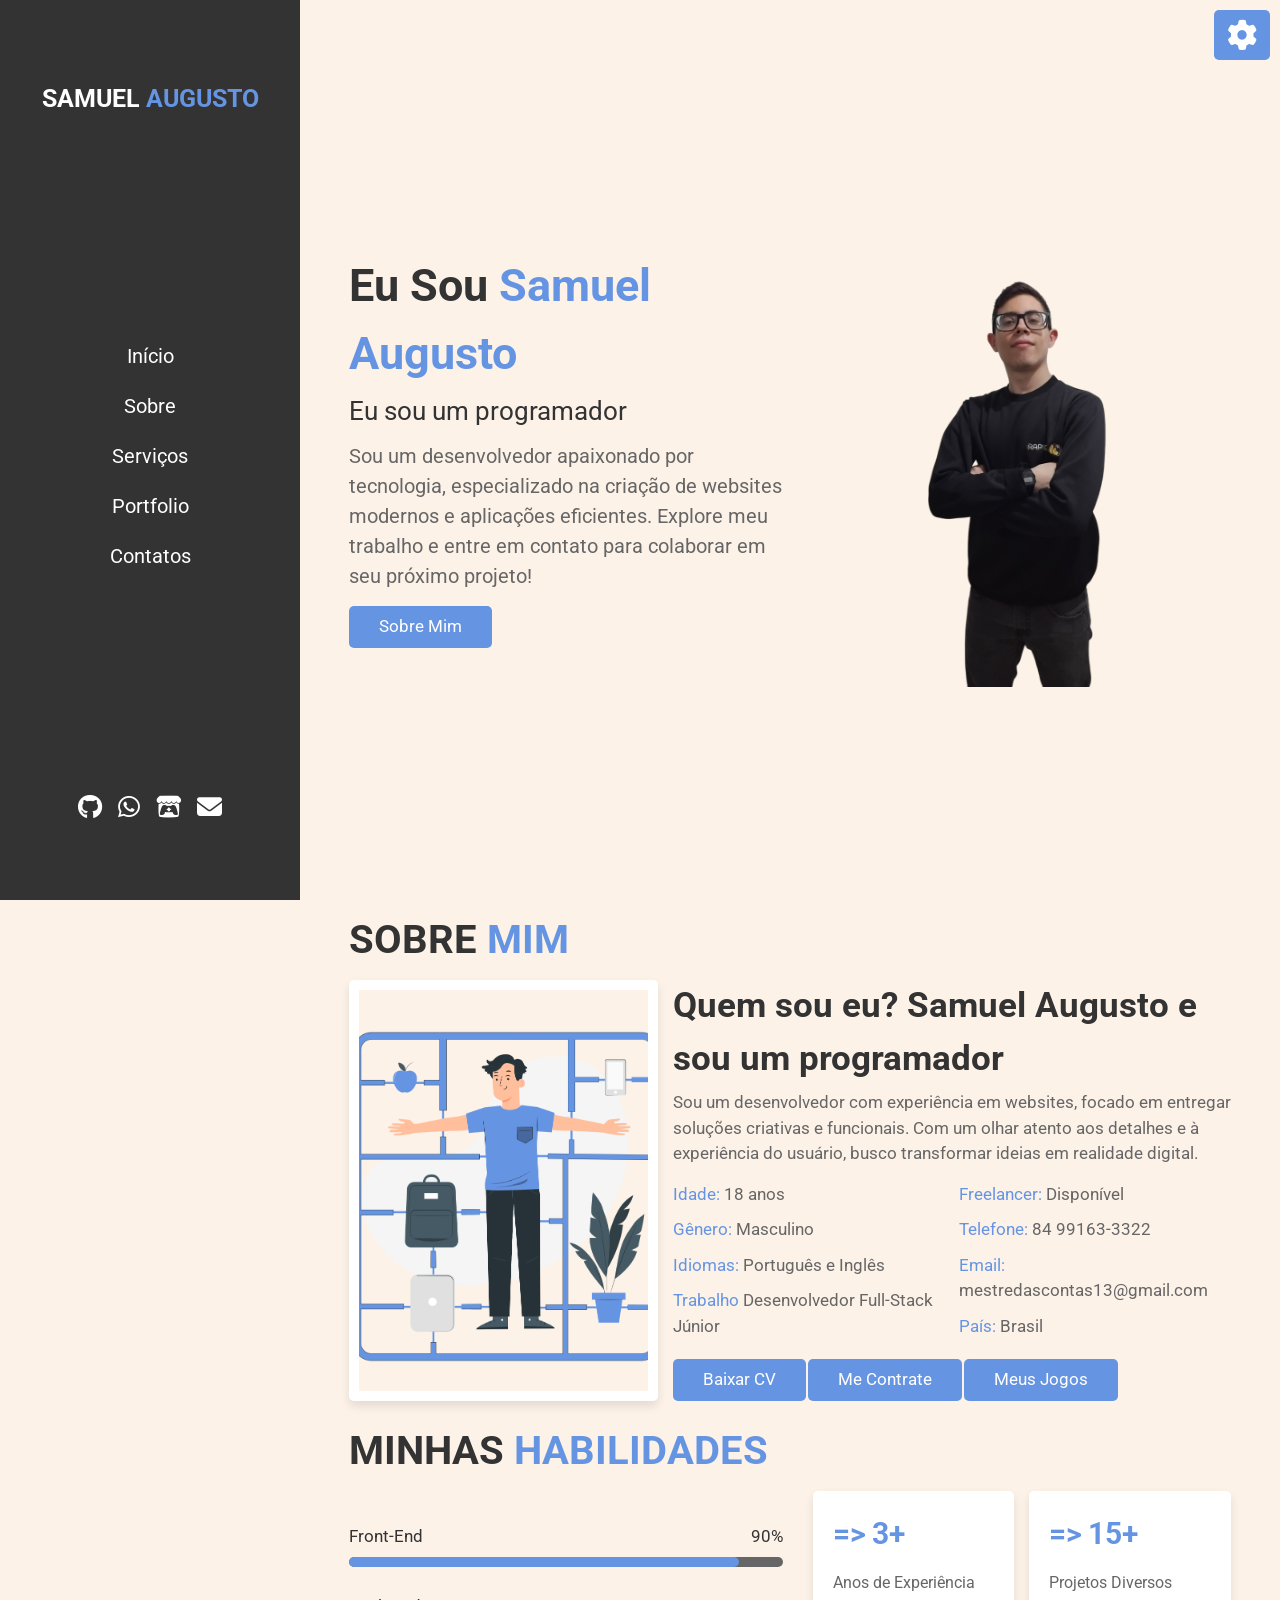
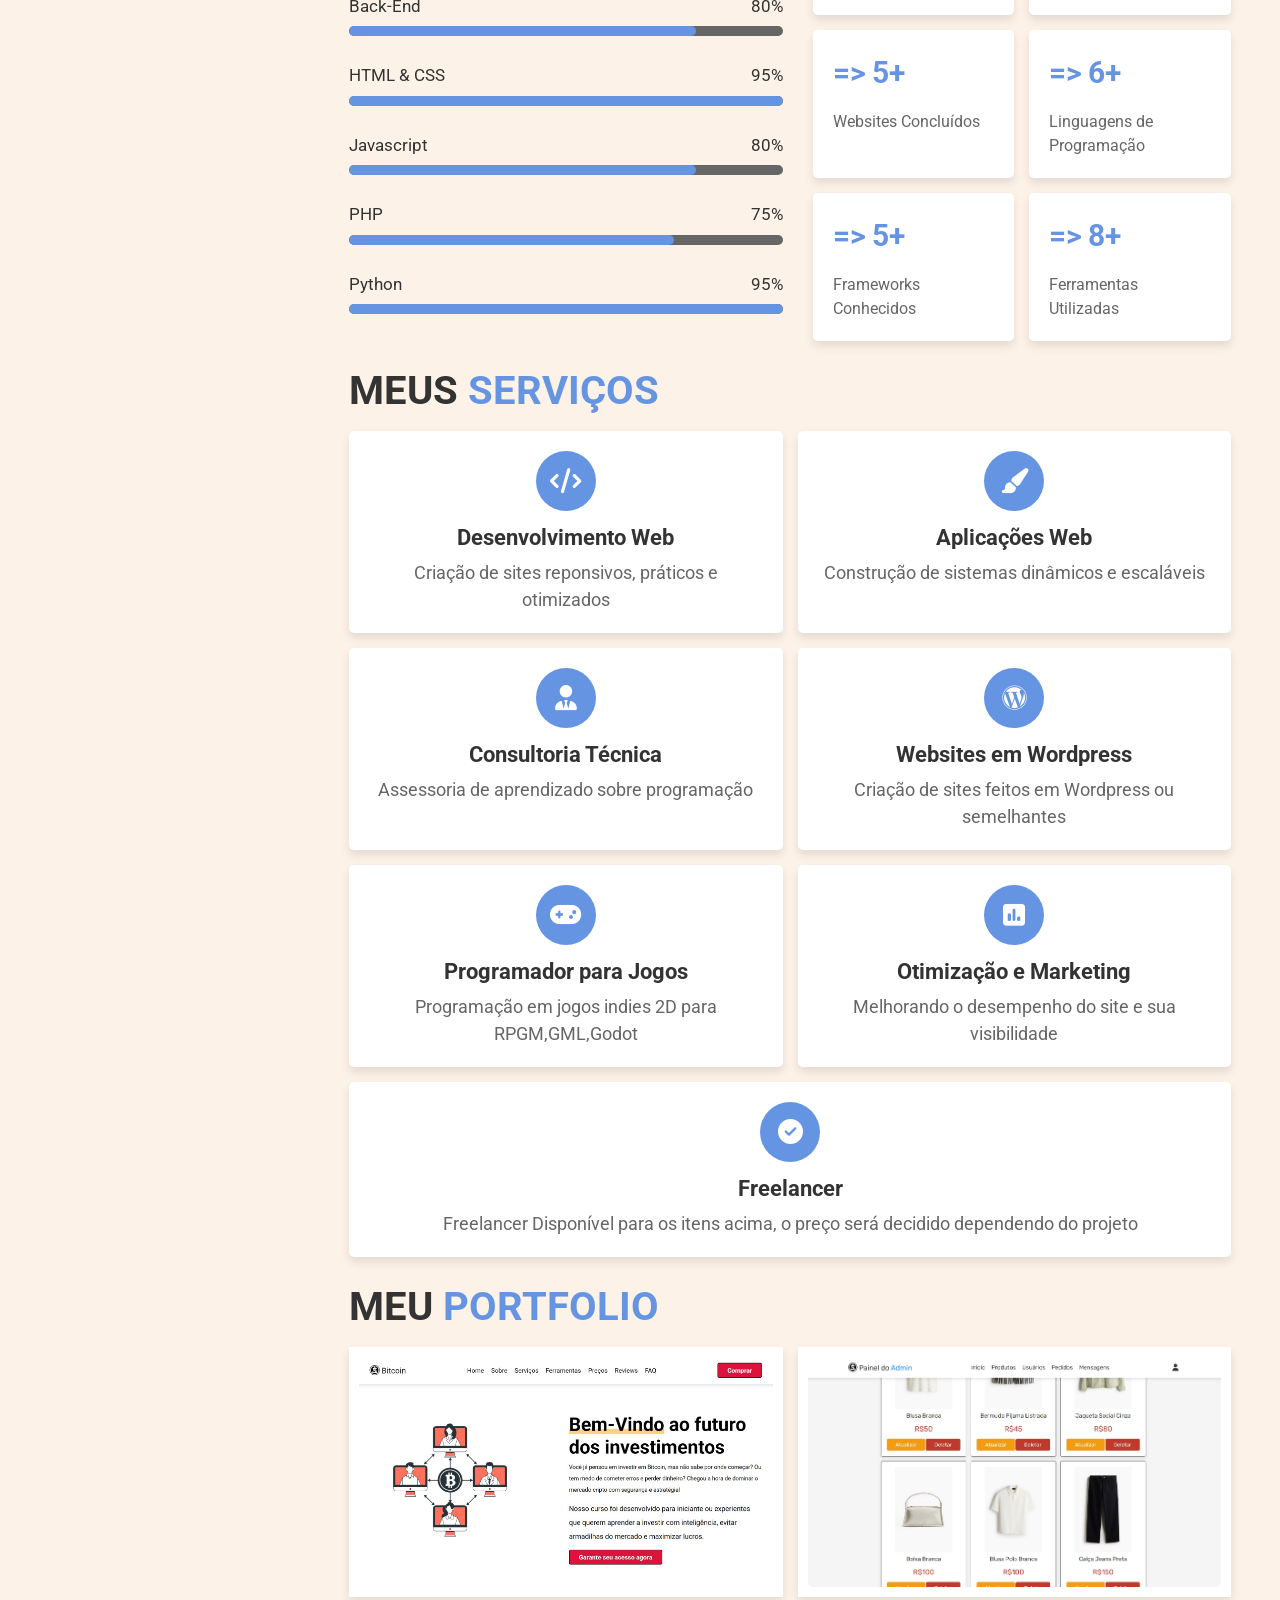
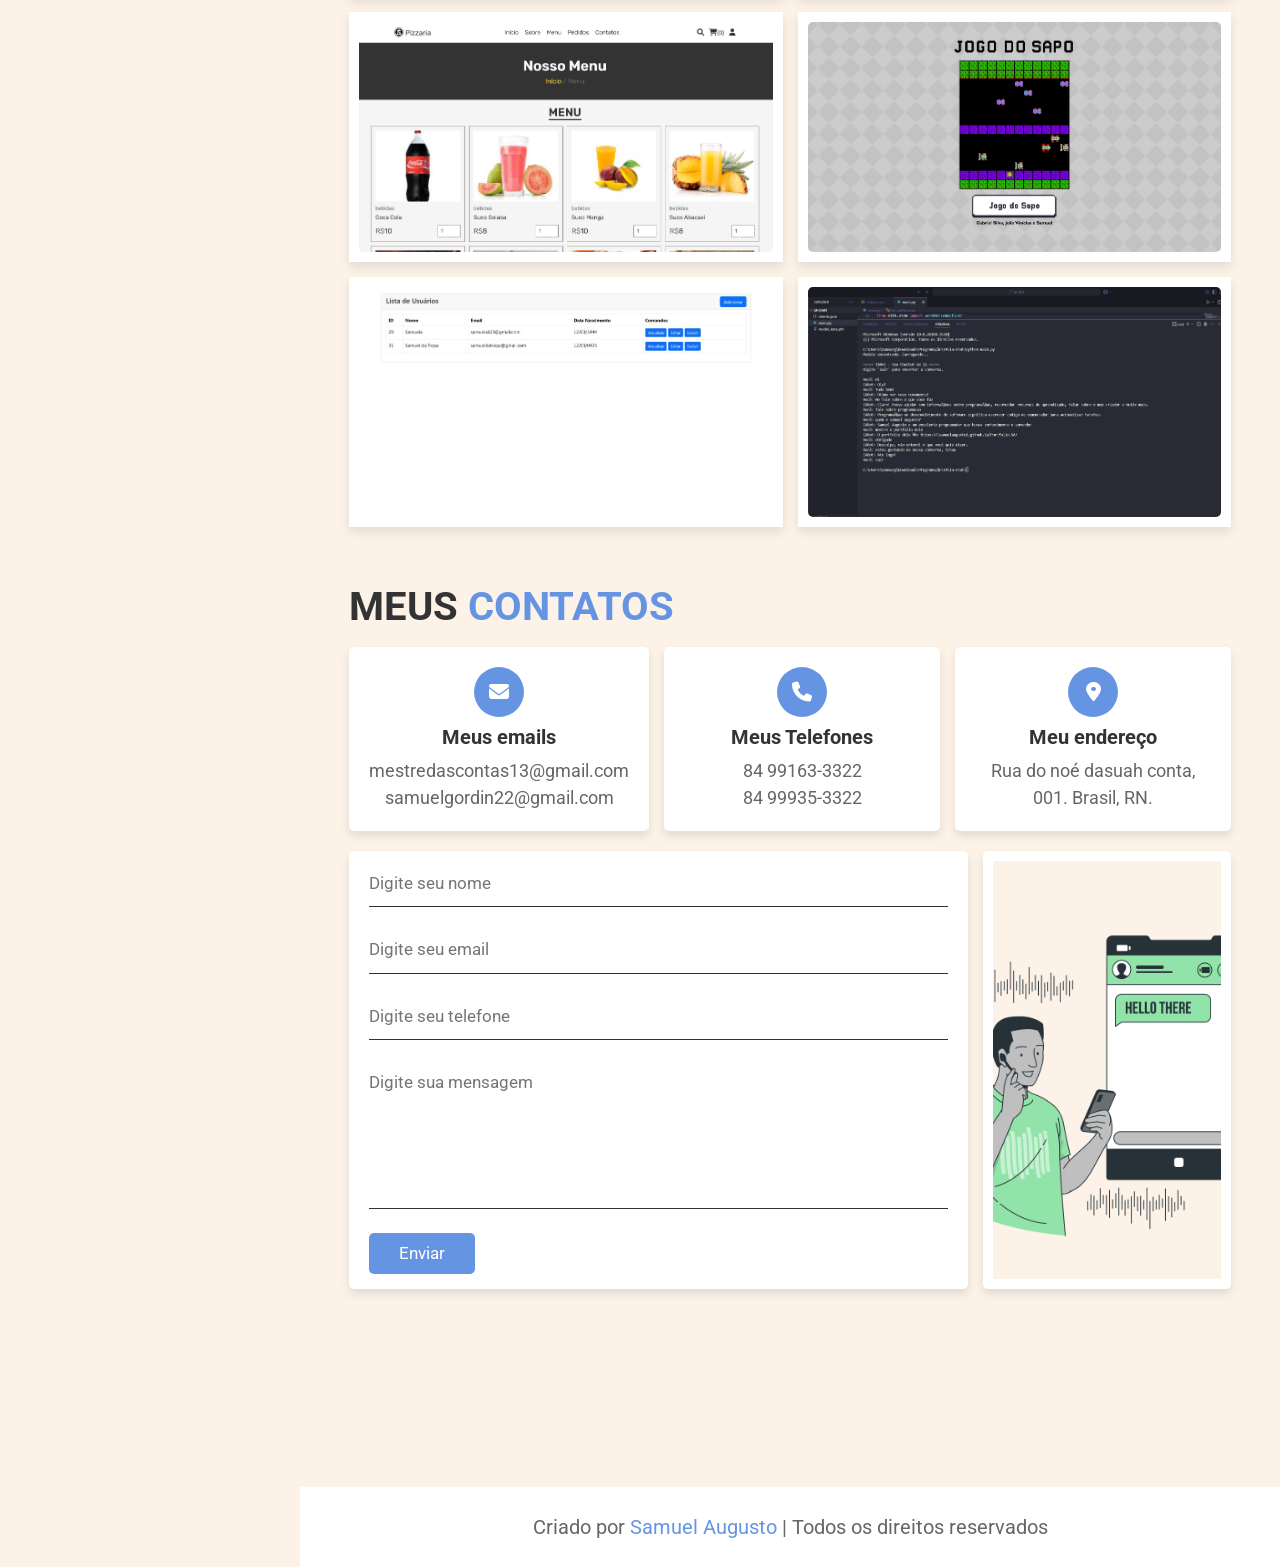
<file: index.html>
<!DOCTYPE html>
<html lang="pt-br">
<head>
    <meta charset="UTF-8">
    <meta name="viewport" content="width=device-width, initial-scale=1.0">
    <title>Portfolio | Samuel Augusto</title>
    <link rel="stylesheet" href="style.css">
    <link rel="stylesheet" href="https://cdnjs.cloudflare.com/ajax/libs/font-awesome/6.7.2/css/all.min.css">
</head>
<body>
    <!-- Header Section >>> -->
    <div class="fa-solid fa-bars" id="menu"></div>
    <div class="fa-solid fa-gear" id="colors"></div>
    <div id="selection_colors" class="active">
        <div class="color_option" data-color="#6595e2"></div>
        <div class="color_option" data-color="#e38528"></div>
        <div class="color_option" data-color="#ec1839"></div>
        <div class="color_option" data-color="#37b182"></div>
        <div class="color_option" data-color="#914ee3"></div>
    </div>
    <header class="header">
        <a href="#" class="logo">Samuel <span>Augusto</span></a>
        <nav class="navbar">
            <a href="#home">Início</a>
            <a href="#about">Sobre</a>
            <a href="#services">Serviços</a>
            <a href="#portfolio">Portfolio</a>
            <a href="#contacts">Contatos</a>
        </nav>
        <div class="media">
            <a href="https://github.com/ISamuelAugustoI" target="_blank" class="fa-brands fa-github"></a>
            <a href="https://web.whatsapp.com/send?phone=558491633322" target="_blank" class="fa-brands fa-whatsapp"></a>
            <a href="https://samuwe-studios.itch.io/" target="_blank" class="fa-brands fa-itch-io"></a>
            <a href="#contacts" class="fa-solid fa-envelope"></a>
        </div>
    </header>
    <!-- Home Section >>> -->
    <section id="home" class="home">
        <div class="content">
            <h3>Eu sou <span>Samuel Augusto</span></h3>
            <p class="info">Eu sou um programador</p>
            <p class="text">Sou um desenvolvedor apaixonado por tecnologia, especializado na criação de websites modernos e aplicações eficientes. Explore meu trabalho e entre em contato para colaborar em seu próximo projeto!</p>
            <a href="#about" class="btn">Sobre Mim</a>
        </div>
        <div class="image">
            <img src="Images/Home.png" alt="">
        </div>
    </section>
    <!-- About Section >>> -->
    <section class="about" id="about">
        <h1 class="heading">Sobre <span>Mim</span></h1>
        <div class="content_1">
            <div class="image">
                <img src="Images/About-img.png" alt="">
            </div>
            <div class="content">
                <h3>Quem sou eu? Samuel Augusto e sou um programador</h3>
                <p>Sou um desenvolvedor com experiência em websites, focado em entregar soluções criativas e funcionais. Com um olhar atento aos detalhes e à experiência do usuário, busco transformar ideias em realidade digital.</p>
                <div class="box_content">
                    <div class="box">
                        <p><span>Idade:</span> 18 anos</p>
                        <p><span>Gênero:</span> Masculino</p>
                        <p><span>Idiomas:</span> Português e Inglês</p>
                        <p><span>Trabalho</span> Desenvolvedor Full-Stack Júnior</p>
                    </div>
                    <div class="box">
                        <p><span>Freelancer:</span> Disponível</p>
                        <p><span>Telefone:</span> 84 99163-3322</p>
                        <p><span>Email:</span> mestredascontas13@gmail.com</p>
                        <p><span>País: </span>Brasil</p>
                    </div>
                </div>
                <a href="https://drive.google.com/file/d/1KWYonEhnqbIqMyvSejadf5Q7eUWp2WNU/view?usp=sharing" class="btn">Baixar CV</a>
                <a href="#contacts" class="btn">Me Contrate</a>
                <a href="https://samuwe-studios.itch.io/" target="_blank" class="btn">Meus Jogos</a>
            </div>
        </div>
        <h1 class="heading">Minhas <span>Habilidades</span></h1>
        <div class="content_2">
            <div class="skills">
                <div class="progress">
                    <h3>Front-End <span>90%</span></h3>
                    <div class="bar"><span></span></div>
                </div>
                <div class="progress">
                    <h3>Back-End <span>80%</span></h3>
                    <div class="bar"><span></span></div>
                </div>
                <div class="progress">
                    <h3>HTML & CSS<span>95%</span></h3>
                    <div class="bar"><span></span></div>
                </div>
                <div class="progress">
                    <h3>Javascript <span>80%</span></h3>
                    <div class="bar"><span></span></div>
                </div>
                <div class="progress">
                    <h3>PHP <span>75%</span></h3>
                    <div class="bar"><span></span></div>
                </div>
                <div class="progress">
                    <h3>Python <span>95%</span></h3>
                    <div class="bar"><span></span></div>
                </div>
            </div>
            <div class="box_content">
                <div class="box">
                    <h3> => 3+</h3>
                    <p>Anos de Experiência</p>
                </div>
                <div class="box">
                    <h3> => 15+</h3>
                    <p>Projetos Diversos</p>
                </div>
                <div class="box">
                    <h3> => 5+</h3>
                    <p>Websites Concluídos</p>
                </div>
                <div class="box">
                    <h3> => 6+</h3>
                    <p>Linguagens de Programação</p>
                </div>
                <div class="box">
                    <h3> => 5+</h3>
                    <p>Frameworks Conhecidos</p>
                </div>
                <div class="box">
                    <h3> => 8+</h3>
                    <p>Ferramentas Utilizadas</p>
                </div>
            </div>
        </div>
    </section>
    <!-- Service Section >>> -->
    <section id="services" class="services">
        <h1 class="heading">Meus <span>Serviços</span></h1>
        <div class="box_content">
            <div class="box">
                <i class="fa-solid fa-code"></i>
                <h3>Desenvolvimento Web</h3>
                <p>Criação de sites reponsivos, práticos e otimizados</p>
            </div>
            <div class="box">
                <i class="fas fa-paint-brush"></i>
                <h3>Aplicações Web</h3>
                <p>Construção de sistemas dinâmicos e escaláveis</p>
            </div>
            <div class="box">
                <i class="fa-solid fa-user-tie"></i>
                <h3>Consultoria Técnica</h3>
                <p>Assessoria de aprendizado sobre programação</p>
            </div>
            <div class="box">
                <i class="fa-brands fa-wordpress"></i>
                <h3>Websites em Wordpress</h3>
                <p>Criação de sites feitos em Wordpress ou semelhantes</p>
            </div>
            <div class="box">
                <i class="fa-solid fa-gamepad"></i>
                <h3>Programador para Jogos</h3>
                <p>Programação em jogos indies 2D para RPGM,GML,Godot</p>
            </div>
            <div class="box">
                <i class="fa-solid fa-square-poll-vertical"></i>
                <h3>Otimização e Marketing</h3>
                <p>Melhorando o desempenho do site e sua visibilidade</p>
            </div>
            <div class="box">
                <i class="fa-solid fa-circle-check"></i>
                <h3>Freelancer</h3>
                <p>Freelancer Disponível para os itens acima, o preço será decidido dependendo do projeto</p>
            </div>
        </div>
    </section>
    <!-- Portfolio Section >>> -->
    <section class="portfolio" id="portfolio">
        <h1 class="heading">Meu <span>Portfolio</span></h1>
        <div class="box_content">
            <div class="box">
                <img src="Images/Project_1-1.jpg" alt="">
                <h3>Website Bitcoin</h3>
                <div class="icons">
                    <a href="Projects/project1.html" class="fa-solid fa-search"></a>
                    <a href="https://github.com/ISamuelAugustoI/SA-Bitcoin" target="_blank" class="fa-solid fa-link"></a>
                </div>
            </div>
            <div class="box">
                <img src="Images/Project_2-2.jpg" alt="">
                <h3>Website Clothes Shop</h3>
                <div class="icons">
                    <a href="Projects/project2.html" class="fa-solid fa-search"></a>
                    <a href="https://github.com/ISamuelAugustoI" target="_blank" class="fa-solid fa-link"></a>
                </div>
            </div>
            <div class="box">
                <img src="Images/Project_5-1.jpg" alt="">
                <h3>Website Pizzaria Shop</h3>
                <div class="icons">
                    <a href="Projects/project3.html" class="fa-solid fa-search"></a>
                    <a href="https://github.com/ISamuelAugustoI" target="_blank" class="fa-solid fa-link"></a>
                </div>
            </div>
            <div class="box">
                <img src="Images/Project_4-2.jpg" alt="">
                <h3>Frog Game JS</h3>
                <div class="icons">
                    <a href="Projects/project4.html" class="fa-solid fa-search"></a>
                    <a href="https://github.com/ISamuelAugustoI/Frog-Game" target="_blank" class="fa-solid fa-link"></a>
                </div>
            </div>
            <div class="box">
                <img src="Images/Project_3-1.jpg" alt="">
                <h3>CRUD PHP</h3>
                <div class="icons">
                    <a href="Projects/project5.html" class="fa-solid fa-search"></a>
                    <a href="https://github.com/ISamuelAugustoI/CRUD-PHP" target="_blank" class="fa-solid fa-link"></a>
                </div>
            </div>
            <div class="box">
                <img src="Images/Project_6-3.jpg" alt="">
                <h3>ChatBot IA</h3>
                <div class="icons">
                    <a href="Projects/project6.html" class="fa-solid fa-search"></a>
                    <a href="https://github.com/ISamuelAugustoI/ChatBot-IA" target="_blank" class="fa-solid fa-link"></a>
                </div>
            </div>
        </div>
    </section>
    <!-- Contacts Section >>> -->
    <section class="contacts" id="contacts">
        <h1 class="heading">Meus <span>Contatos</span></h1>
        <div class="icons_content">
            <div class="icons">
                <i class="fa-solid fa-envelope"></i>
                <h3>Meus emails</h3>
                <p>mestredascontas13@gmail.com</p>
                <p>samuelgordin22@gmail.com</p>
            </div>
            <div class="icons">
                <i class="fa-solid fa-phone"></i>
                <h3>Meus Telefones</h3>
                <p>84 99163-3322</p>
                <p>84 99935-3322</p>
            </div>
            <div class="icons">
                <i class="fa-solid fa-map-marker-alt"></i>
                <h3>Meu endereço</h3>
                <p>Rua do noé dasuah conta, 001. Brasil, RN.</p>
            </div>
        </div>
        <div class="content">
            <form id="forms" action="https://formsubmit.co/samuelgordin22@gmail.com" method="POST">
                <input type="text" class="box" name="nome" placeholder="Digite seu nome" required>
                <input type="email" class="box" name="email" placeholder="Digite seu email" required>
                <input type="number" class="box" name="telefone" placeholder="Digite seu telefone" required>
                <textarea name="mensagem" placeholder="Digite sua mensagem" cols="30" rows="5" required></textarea>
                <input type="submit" class="btn" value="Enviar">
            </form>
            <div class="image">
                <img src="Images/Contacts.png" alt="">
            </div>
        </div>
    </section>
    <!-- Footer Section -->
    <footer class="footer">
        <p>Criado por <span>Samuel Augusto</span> | Todos os direitos reservados</p>
    </footer>
    <script src="script.js"></script>
</body>
</html>
</file>
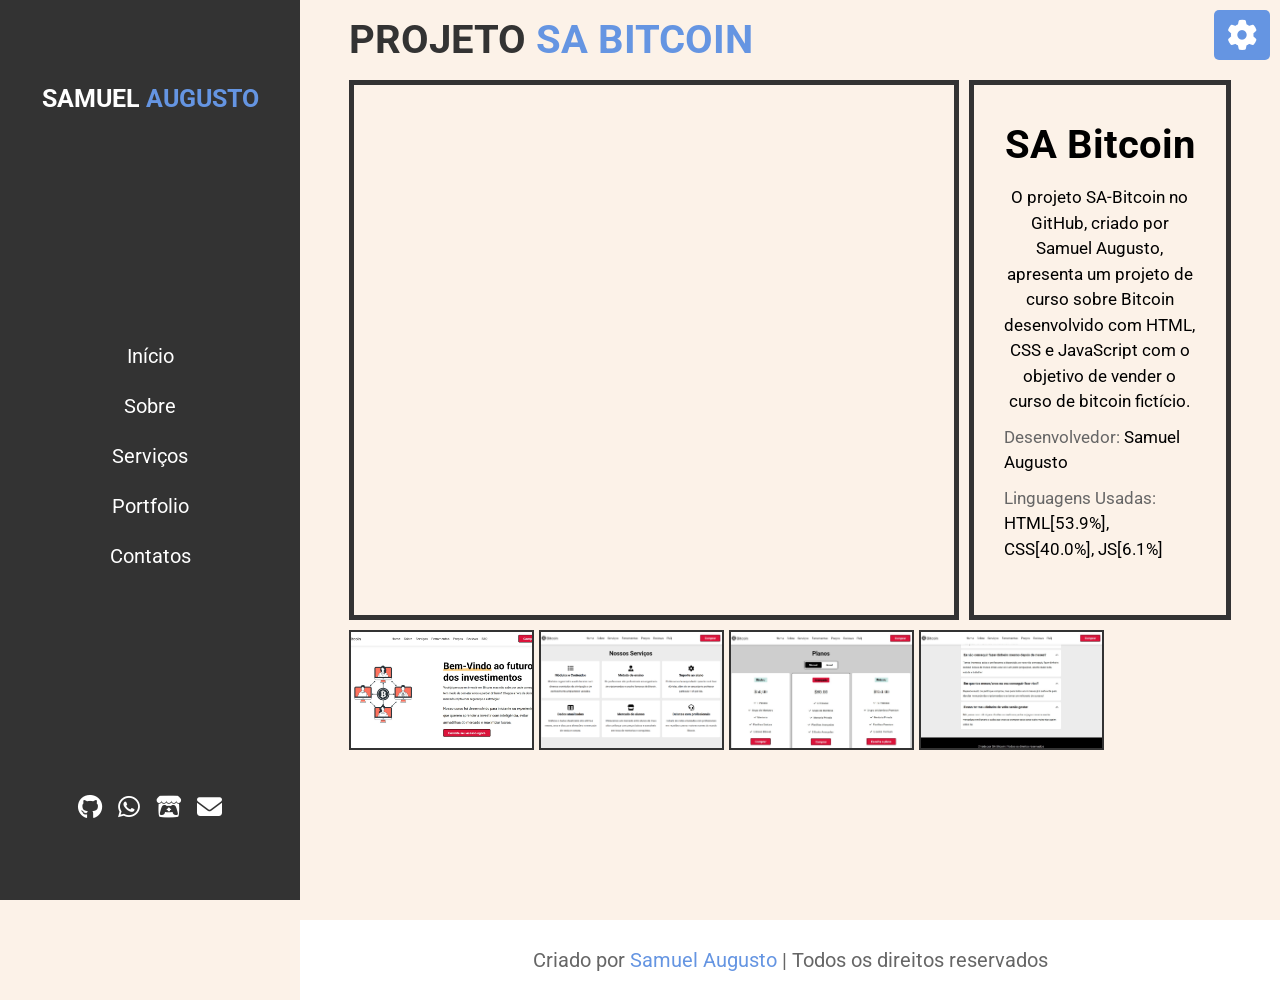
<file: Projects/project1.html>
<!DOCTYPE html>
<html lang="pt-br">
<head>
    <meta charset="UTF-8">
    <meta name="viewport" content="width=device-width, initial-scale=1.0">
    <title>Portfolio | Samuel Augusto</title>
    <link rel="stylesheet" href="../style.css">
    <link rel="stylesheet" href="https://cdnjs.cloudflare.com/ajax/libs/font-awesome/6.7.2/css/all.min.css">
</head>
<body>
    <!-- Header Section >>> -->
    <div class="fa-solid fa-bars" id="menu"></div>
    <div class="fa-solid fa-gear" id="colors"></div>
    <div id="selection_colors" class="active">
        <div class="color_option" data-color="#6595e2"></div>
        <div class="color_option" data-color="#e38528"></div>
        <div class="color_option" data-color="#ec1839"></div>
        <div class="color_option" data-color="#37b182"></div>
        <div class="color_option" data-color="#914ee3"></div>
    </div>
    <header class="header">
        <a href="#" class="logo">Samuel <span>Augusto</span></a>
        <nav class="navbar">
            <a href="../index.html#home">Início</a>
            <a href="../index.html#about">Sobre</a>
            <a href="../index.html#services">Serviços</a>
            <a href="../index.html#portfolio">Portfolio</a>
            <a href="../index.html#contacts">Contatos</a>
        </nav>
        <div class="media">
            <a href="https://github.com/ISamuelAugustoI" target="_blank" class="fa-brands fa-github"></a>
            <a href="https://web.whatsapp.com/send?phone=849991633322" target="_blank" class="fa-brands fa-whatsapp"></a>
            <a href="https://samuwe-studios.itch.io/" target="_blank" class="fa-brands fa-itch-io"></a>
            <a href="../index.html#contacts" class="fa-solid fa-envelope"></a>
        </div>
    </header>
    <section class="project_1" id="project_1">
        <h1 class="heading">Projeto <span>SA BITCOIN</span></h1>
        <div class="box_content">
            <div class="media_container" id="main_media">
                <iframe 
                    src="https://www.youtube.com/embed/aXcgrIDy1n0?si=onLAp9hX0MOcn3K4"
                    title="description"
                    id="main_video"
                    allowfullscreen>
                </iframe>
            </div>
            <div class="content">
                <h3>SA Bitcoin</h2>
                <p class="p1">​O projeto SA-Bitcoin no GitHub, criado por Samuel Augusto, apresenta um projeto de curso sobre Bitcoin desenvolvido com HTML, CSS e JavaScript com o objetivo de vender o curso de bitcoin fictício.</p>
                <p><span>Desenvolvedor:</span> Samuel Augusto</p>
                <p><span>Linguagens Usadas:</span> HTML[53.9%], CSS[40.0%], JS[6.1%]</p>
            </div>
        </div>
        <div class="gallery">
            <img src="../Images/Project_1-1.jpg" alt="Imagem 1" onclick="change_media('../Images/Project_1-1.jpg')">
            <img src="../Images/Project_1-2.png" alt="Imagem 2" onclick="change_media('../Images/Project_1-2.png')">
            <img src="../Images/Project_1-3.jpg" alt="Imagem 3" onclick="change_media('../Images/Project_1-3.jpg')">
            <img src="../Images/Project_1-4.jpg" alt="Imagem 4" onclick="change_media('../Images/Project_1-4.jpg')">
        </div>
    </section>
    <!-- Footer Section -->
    <footer class="footer">
        <p>Criado por <span>Samuel Augusto</span> | Todos os direitos reservados</p>
    </footer>
    <script src="../script.js"></script>
</body>
</html>
</file>
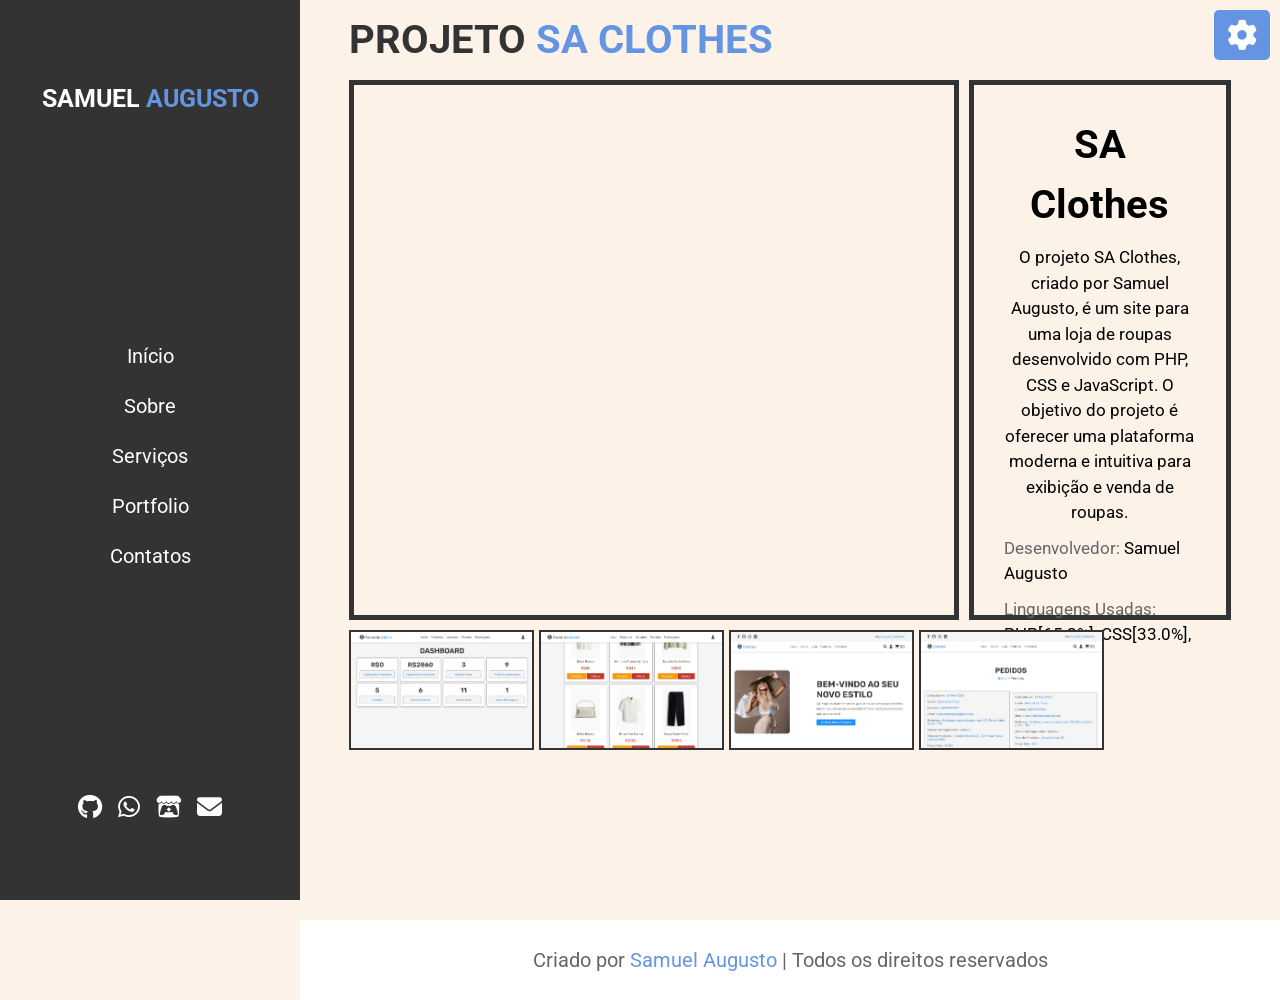
<file: Projects/project2.html>
<!DOCTYPE html>
<html lang="pt-br">
<head>
    <meta charset="UTF-8">
    <meta name="viewport" content="width=device-width, initial-scale=1.0">
    <title>Portfolio | Samuel Augusto</title>
    <link rel="stylesheet" href="../style.css">
    <link rel="stylesheet" href="https://cdnjs.cloudflare.com/ajax/libs/font-awesome/6.7.2/css/all.min.css">
</head>
<body>
    <!-- Header Section >>> -->
    <div class="fa-solid fa-bars" id="menu"></div>
    <div class="fa-solid fa-gear" id="colors"></div>
    <div id="selection_colors" class="active">
        <div class="color_option" data-color="#6595e2"></div>
        <div class="color_option" data-color="#e38528"></div>
        <div class="color_option" data-color="#ec1839"></div>
        <div class="color_option" data-color="#37b182"></div>
        <div class="color_option" data-color="#914ee3"></div>
    </div>
    <header class="header">
        <a href="#" class="logo">Samuel <span>Augusto</span></a>
        <nav class="navbar">
            <a href="../index.html#home">Início</a>
            <a href="../index.html#about">Sobre</a>
            <a href="../index.html#services">Serviços</a>
            <a href="../index.html#portfolio">Portfolio</a>
            <a href="../index.html#contacts">Contatos</a>
        </nav>
        <div class="media">
            <a href="https://github.com/ISamuelAugustoI" target="_blank" class="fa-brands fa-github"></a>
            <a href="https://web.whatsapp.com/send?phone=849991633322" target="_blank" class="fa-brands fa-whatsapp"></a>
            <a href="https://samuwe-studios.itch.io/" target="_blank" class="fa-brands fa-itch-io"></a>
            <a href="../index.html#contacts" class="fa-solid fa-envelope"></a>
        </div>
    </header>
    <section class="project_1" id="project_1">
        <h1 class="heading">Projeto <span>SA Clothes</span></h1>
        <div class="box_content">
            <div class="media_container" id="main_media">
                <iframe 
                    src="https://www.youtube.com/embed/-BYXXxSEFgo?si=FGdhcQqNbdtRgQ-6" 
                    title="description"
                    id="main_video"
                    allowfullscreen>
                </iframe>
            </div>
            <div class="content">
                <h3>SA Clothes</h2>
                <p class="p1">O projeto SA Clothes, criado por Samuel Augusto, é um site para uma loja de roupas desenvolvido com PHP, CSS e JavaScript. O objetivo do projeto é oferecer uma plataforma moderna e intuitiva para exibição e venda de roupas.</p>
                <p><span>Desenvolvedor:</span> Samuel Augusto</p>
                <p><span>Linguagens Usadas:</span> PHP[65.3%], CSS[33.0%], JS[1.7%]</p>
            </div>
        </div>
        <div class="gallery">
            <img src="../Images/Project_2-1.jpg" alt="Imagem 1" onclick="change_media('../Images/Project_2-1.jpg')">
            <img src="../Images/Project_2-2.jpg" alt="Imagem 2" onclick="change_media('../Images/Project_2-2.jpg')">
            <img src="../Images/Project_2-3.jpg" alt="Imagem 3" onclick="change_media('../Images/Project_2-3.jpg')">
            <img src="../Images/Project_2-4.jpg" alt="Imagem 4" onclick="change_media('../Images/Project_2-4.jpg')">
        </div>
    </section>
    <!-- Footer Section -->
    <footer class="footer">
        <p>Criado por <span>Samuel Augusto</span> | Todos os direitos reservados</p>
    </footer>
    <script src="../script.js"></script>
</body>
</html>
</file>
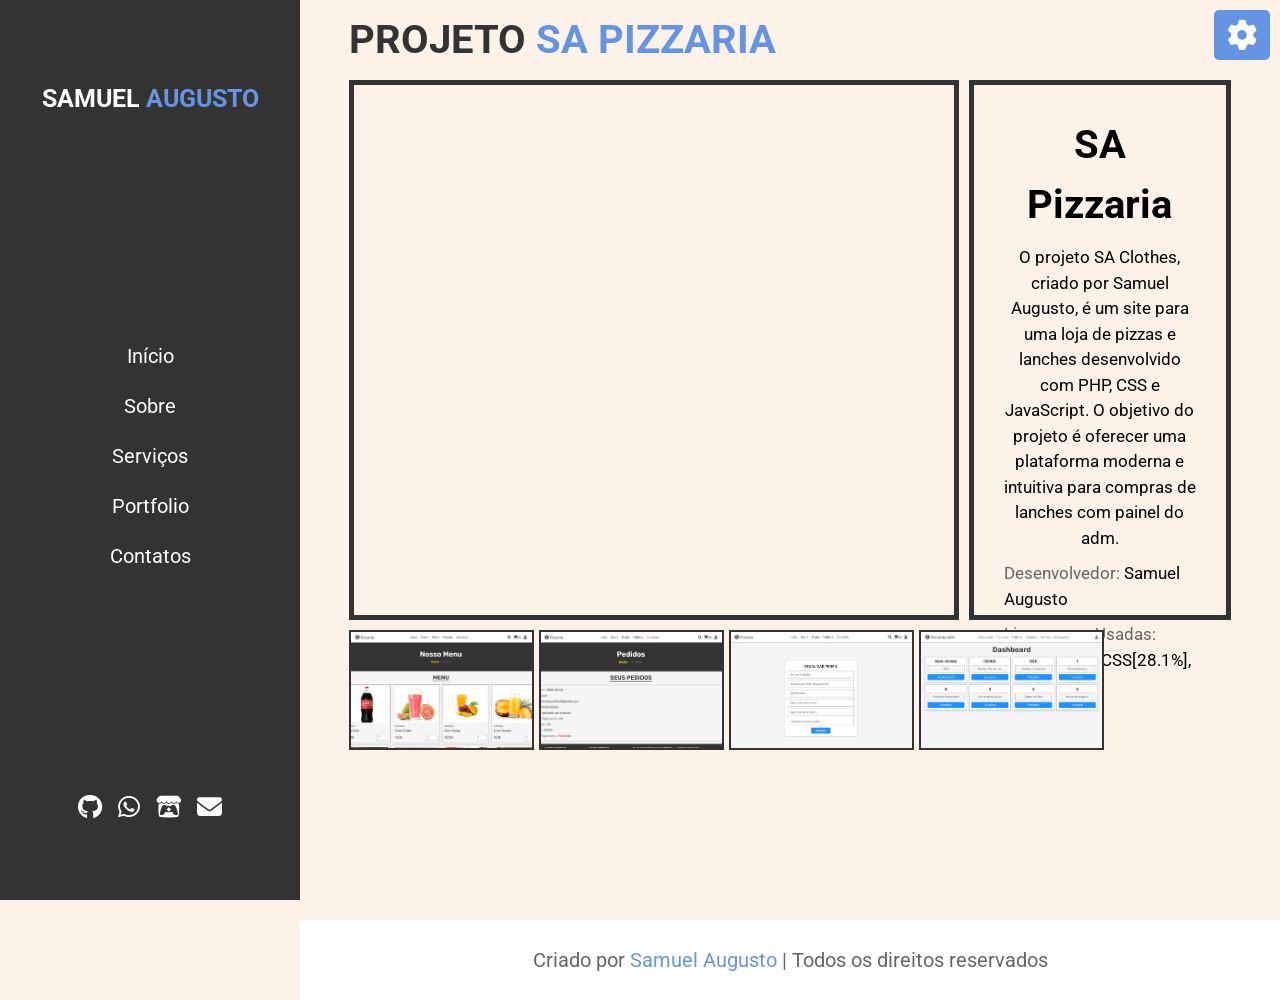
<file: Projects/project3.html>
<!DOCTYPE html>
<html lang="pt-br">
<head>
    <meta charset="UTF-8">
    <meta name="viewport" content="width=device-width, initial-scale=1.0">
    <title>Portfolio | Samuel Augusto</title>
    <link rel="stylesheet" href="../style.css">
    <link rel="stylesheet" href="https://cdnjs.cloudflare.com/ajax/libs/font-awesome/6.7.2/css/all.min.css">
</head>
<body>
    <!-- Header Section >>> -->
    <div class="fa-solid fa-bars" id="menu"></div>
    <div class="fa-solid fa-gear" id="colors"></div>
    <div id="selection_colors" class="active">
        <div class="color_option" data-color="#6595e2"></div>
        <div class="color_option" data-color="#e38528"></div>
        <div class="color_option" data-color="#ec1839"></div>
        <div class="color_option" data-color="#37b182"></div>
        <div class="color_option" data-color="#914ee3"></div>
    </div>
    <header class="header">
        <a href="#" class="logo">Samuel <span>Augusto</span></a>
        <nav class="navbar">
            <a href="../index.html#home">Início</a>
            <a href="../index.html#about">Sobre</a>
            <a href="../index.html#services">Serviços</a>
            <a href="../index.html#portfolio">Portfolio</a>
            <a href="../index.html#contacts">Contatos</a>
        </nav>
        <div class="media">
            <a href="https://github.com/ISamuelAugustoI" target="_blank" class="fa-brands fa-github"></a>
            <a href="https://web.whatsapp.com/send?phone=849991633322" target="_blank" class="fa-brands fa-whatsapp"></a>
            <a href="https://samuwe-studios.itch.io/" target="_blank" class="fa-brands fa-itch-io"></a>
            <a href="../index.html#contacts" class="fa-solid fa-envelope"></a>
        </div>
    </header>
    <section class="project_1" id="project_1">
        <h1 class="heading">Projeto <span>SA Pizzaria</span></h1>
        <div class="box_content">
            <div class="media_container" id="main_media">
                <iframe 
                    src="https://www.youtube.com/embed/48qSSsFRvbc?si=gW9auqNYyjQ-OH6V" 
                    title="description"
                    id="main_video"
                    allowfullscreen>
                </iframe>
            </div>
            <div class="content">
                <h3>SA Pizzaria</h2>
                <p class="p1">O projeto SA Clothes, criado por Samuel Augusto, é um site para uma loja de pizzas e lanches desenvolvido com PHP, CSS e JavaScript. O objetivo do projeto é oferecer uma plataforma moderna e intuitiva para compras de lanches com painel do adm.</p>
                <p><span>Desenvolvedor:</span> Samuel Augusto</p>
                <p><span>Linguagens Usadas:</span> PHP[69.9%], CSS[28.1%], JS[2.0%]</p>
            </div>
        </div>
        <div class="gallery">
            <img src="../Images/Project_5-1.jpg" alt="Imagem 1" onclick="change_media('../Images/Project_5-1.jpg')">
            <img src="../Images/Project_5-2.jpg" alt="Imagem 2" onclick="change_media('../Images/Project_5-2.jpg')">
            <img src="../Images/Project_5-3.jpg" alt="Imagem 3" onclick="change_media('../Images/Project_5-3.jpg')">
            <img src="../Images/Project_5-4.jpg" alt="Imagem 4" onclick="change_media('../Images/Project_5-4.jpg')">
        </div>
    </section>
    <!-- Footer Section -->
    <footer class="footer">
        <p>Criado por <span>Samuel Augusto</span> | Todos os direitos reservados</p>
    </footer>
    <script src="../script.js"></script>
</body>
</html>
</file>
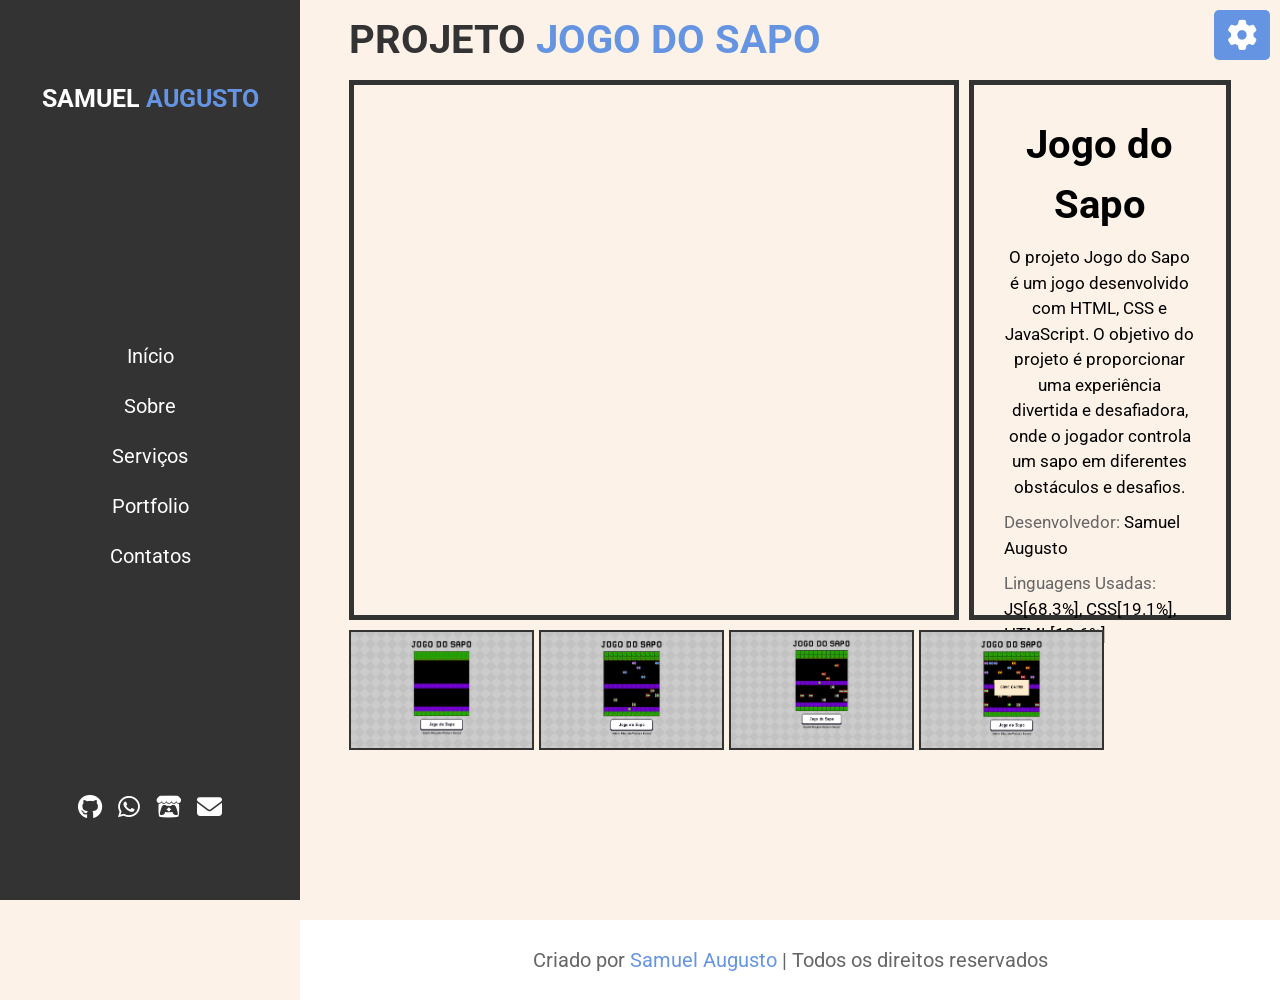
<file: Projects/project4.html>
<!DOCTYPE html>
<html lang="pt-br">
<head>
    <meta charset="UTF-8">
    <meta name="viewport" content="width=device-width, initial-scale=1.0">
    <title>Portfolio | Samuel Augusto</title>
    <link rel="stylesheet" href="../style.css">
    <link rel="stylesheet" href="https://cdnjs.cloudflare.com/ajax/libs/font-awesome/6.7.2/css/all.min.css">
</head>
<body>
    <!-- Header Section >>> -->
    <div class="fa-solid fa-bars" id="menu"></div>
    <div class="fa-solid fa-gear" id="colors"></div>
    <div id="selection_colors" class="active">
        <div class="color_option" data-color="#6595e2"></div>
        <div class="color_option" data-color="#e38528"></div>
        <div class="color_option" data-color="#ec1839"></div>
        <div class="color_option" data-color="#37b182"></div>
        <div class="color_option" data-color="#914ee3"></div>
    </div>
    <header class="header">
        <a href="#" class="logo">Samuel <span>Augusto</span></a>
        <nav class="navbar">
            <a href="../index.html#home">Início</a>
            <a href="../index.html#about">Sobre</a>
            <a href="../index.html#services">Serviços</a>
            <a href="../index.html#portfolio">Portfolio</a>
            <a href="../index.html#contacts">Contatos</a>
        </nav>
        <div class="media">
            <a href="https://github.com/ISamuelAugustoI" target="_blank" class="fa-brands fa-github"></a>
            <a href="https://web.whatsapp.com/send?phone=849991633322" target="_blank" class="fa-brands fa-whatsapp"></a>
            <a href="https://samuwe-studios.itch.io/" target="_blank" class="fa-brands fa-itch-io"></a>
            <a href="../index.html#contacts" class="fa-solid fa-envelope"></a>
        </div>
    </header>
    <section class="project_1" id="project_1">
        <h1 class="heading">Projeto <span>Jogo do Sapo</span></h1>
        <div class="box_content">
            <div class="media_container" id="main_media">
                <iframe 
                    src="https://www.youtube.com/embed/LWWcFvXv_6U?si=XybcF468b-FvuV35"
                    title="description"
                    id="main_video"
                    allowfullscreen>
                </iframe>
            </div>
            <div class="content">
                <h3>Jogo do Sapo</h2>
                <p class="p1">O projeto Jogo do Sapo é um jogo desenvolvido com HTML, CSS e JavaScript. O objetivo do projeto é proporcionar uma experiência divertida e desafiadora, onde o jogador controla um sapo em diferentes obstáculos e desafios.</p>
                <p><span>Desenvolvedor:</span> Samuel Augusto</p>
                <p><span>Linguagens Usadas:</span> JS[68.3%], CSS[19.1%], HTML[12.6%]</p>
            </div>
        </div>
        <div class="gallery">
            <img src="../Images/Project_4-1.jpg" alt="Imagem 1" onclick="change_media('../Images/Project_4-1.jpg')">
            <img src="../Images/Project_4-2.jpg" alt="Imagem 2" onclick="change_media('../Images/Project_4-2.jpg')">
            <img src="../Images/Project_4-3.jpg" alt="Imagem 3" onclick="change_media('../Images/Project_4-3.jpg')">
            <img src="../Images/Project_4-4.jpg" alt="Imagem 4" onclick="change_media('../Images/Project_4-4.jpg')">
        </div>
    </section>
    <!-- Footer Section -->
    <footer class="footer">
        <p>Criado por <span>Samuel Augusto</span> | Todos os direitos reservados</p>
    </footer>
    <script src="../script.js"></script>
</body>
</html>
</file>
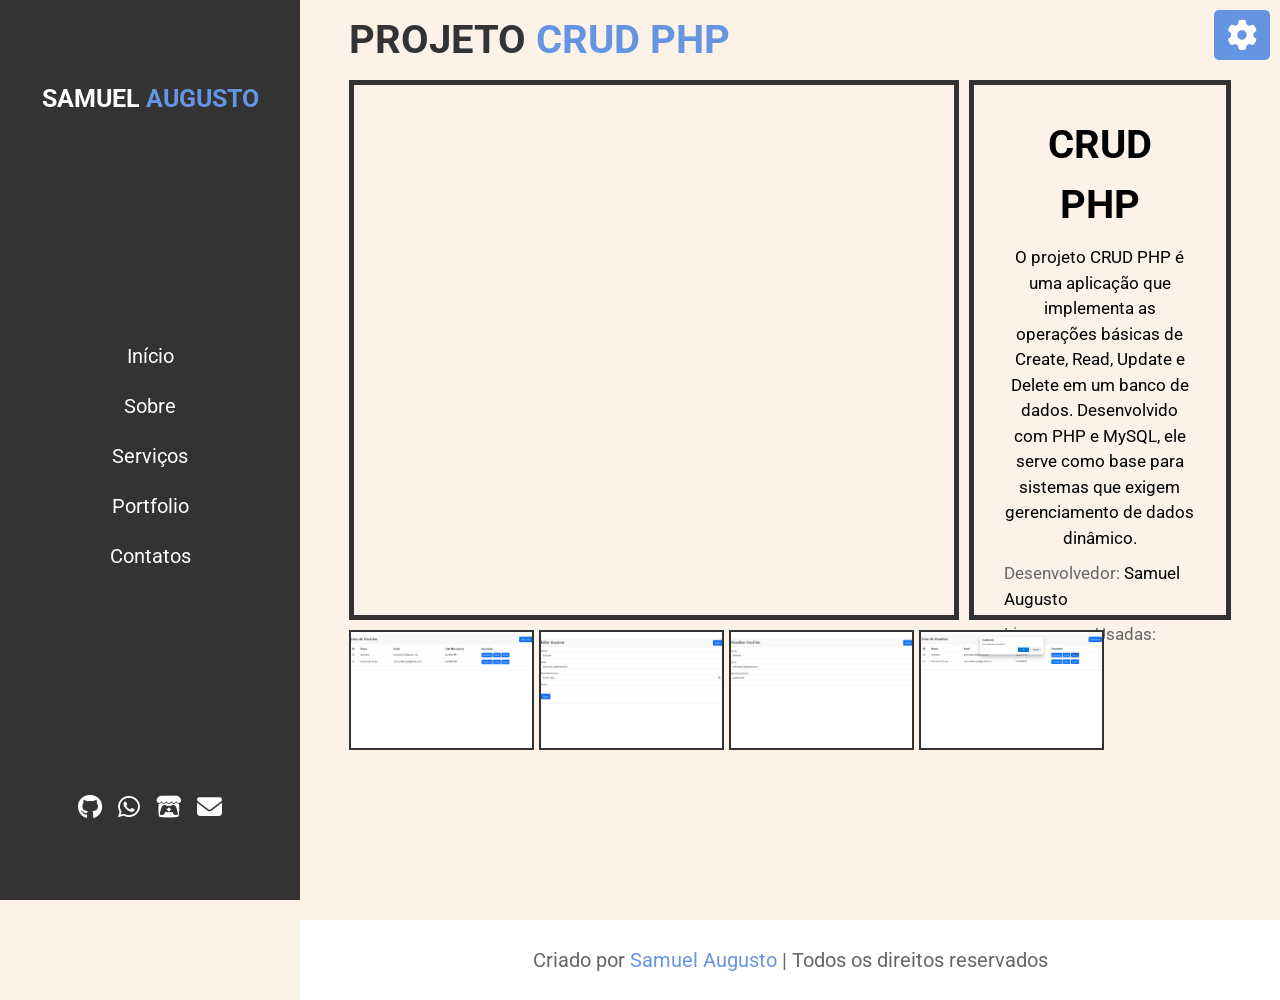
<file: Projects/project5.html>
<!DOCTYPE html>
<html lang="pt-br">
<head>
    <meta charset="UTF-8">
    <meta name="viewport" content="width=device-width, initial-scale=1.0">
    <title>Portfolio | Samuel Augusto</title>
    <link rel="stylesheet" href="../style.css">
    <link rel="stylesheet" href="https://cdnjs.cloudflare.com/ajax/libs/font-awesome/6.7.2/css/all.min.css">
</head>
<body>
    <!-- Header Section >>> -->
    <div class="fa-solid fa-bars" id="menu"></div>
    <div class="fa-solid fa-gear" id="colors"></div>
    <div id="selection_colors" class="active">
        <div class="color_option" data-color="#6595e2"></div>
        <div class="color_option" data-color="#e38528"></div>
        <div class="color_option" data-color="#ec1839"></div>
        <div class="color_option" data-color="#37b182"></div>
        <div class="color_option" data-color="#914ee3"></div>
    </div>
    <header class="header">
        <a href="#" class="logo">Samuel <span>Augusto</span></a>
        <nav class="navbar">
            <a href="../index.html#home">Início</a>
            <a href="../index.html#about">Sobre</a>
            <a href="../index.html#services">Serviços</a>
            <a href="../index.html#portfolio">Portfolio</a>
            <a href="../index.html#contacts">Contatos</a>
        </nav>
        <div class="media">
            <a href="https://github.com/ISamuelAugustoI" target="_blank" class="fa-brands fa-github"></a>
            <a href="https://web.whatsapp.com/send?phone=849991633322" target="_blank" class="fa-brands fa-whatsapp"></a>
            <a href="https://samuwe-studios.itch.io/" target="_blank" class="fa-brands fa-itch-io"></a>
            <a href="../index.html#contacts" class="fa-solid fa-envelope"></a>
        </div>
    </header>
    <section class="project_1" id="project_1">
        <h1 class="heading">Projeto <span>CRUD PHP</span></h1>
        <div class="box_content">
            <div class="media_container" id="main_media">
                <iframe 
                    src="https://www.youtube.com/embed/4FCUNCF4cfY?si=co8x6wVe5sMn-KQ9" 
                    title="description"
                    id="main_video"
                    allowfullscreen>
                </iframe>
            </div>
            <div class="content">
                <h3>CRUD PHP</h2>
                <p class="p1">O projeto CRUD PHP é uma aplicação que implementa as operações básicas de Create, Read, Update e Delete em um banco de dados. Desenvolvido com PHP e MySQL, ele serve como base para sistemas que exigem gerenciamento de dados dinâmico.</p>
                <p><span>Desenvolvedor:</span> Samuel Augusto</p>
                <p><span>Linguagens Usadas:</span> PHP[100.0%]</p>
            </div>
        </div>
        <div class="gallery">
            <img src="../Images/Project_3-1.jpg" alt="Imagem 1" onclick="change_media('../Images/Project_3-1.jpg')">
            <img src="../Images/Project_3-2.jpg" alt="Imagem 2" onclick="change_media('../Images/Project_3-2.jpg')">
            <img src="../Images/Project_3-3.jpg" alt="Imagem 3" onclick="change_media('../Images/Project_3-3.jpg')">
            <img src="../Images/Project_3-4.jpg" alt="Imagem 4" onclick="change_media('../Images/Project_3-4.jpg')">
        </div>
    </section>
    <!-- Footer Section -->
    <footer class="footer">
        <p>Criado por <span>Samuel Augusto</span> | Todos os direitos reservados</p>
    </footer>
    <script src="../script.js"></script>
</body>
</html>
</file>
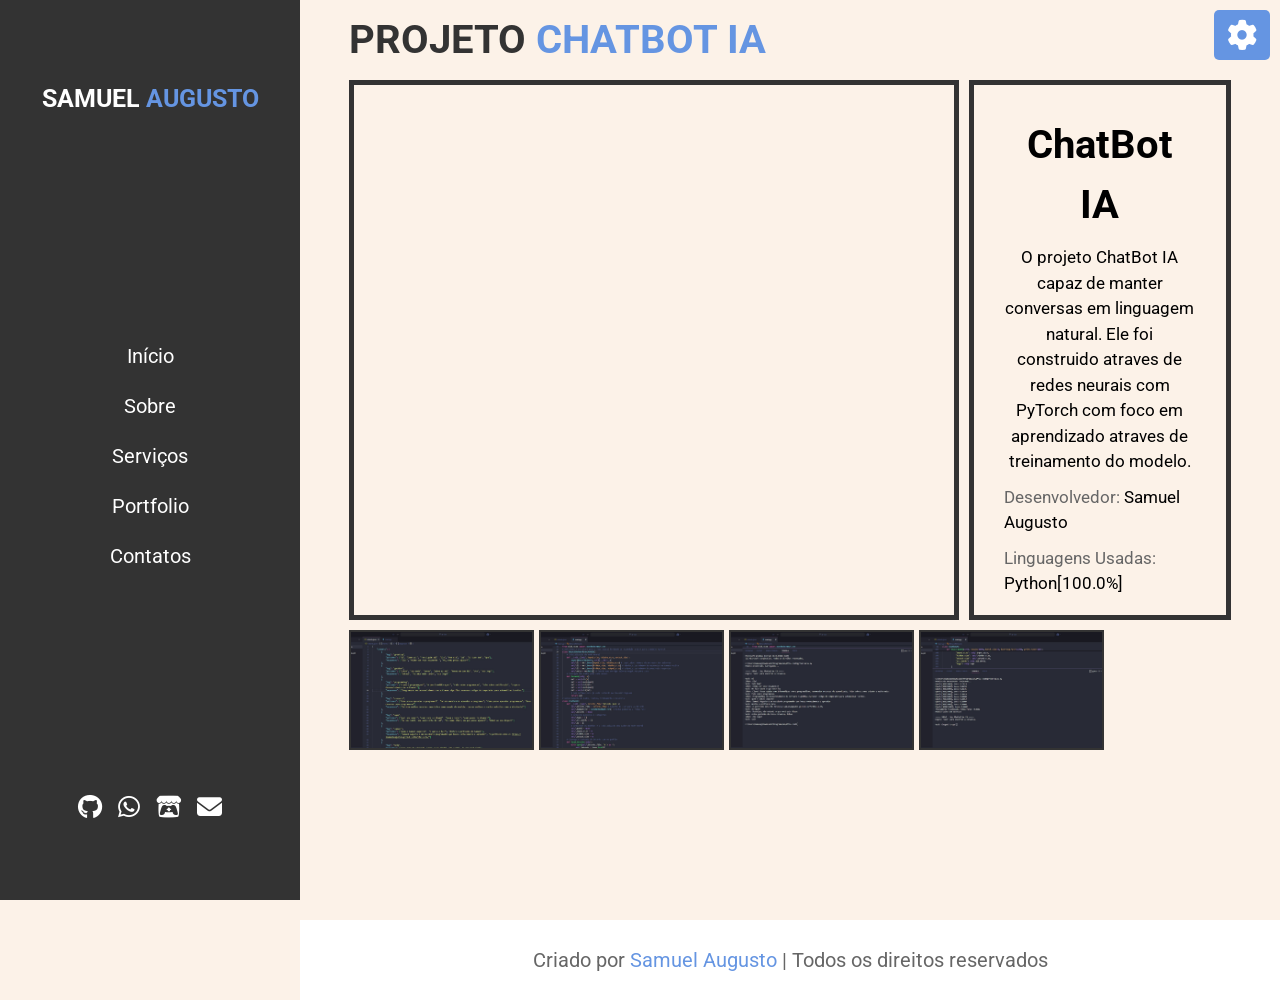
<file: Projects/project6.html>
<!DOCTYPE html>
<html lang="pt-br">
<head>
    <meta charset="UTF-8">
    <meta name="viewport" content="width=device-width, initial-scale=1.0">
    <title>Portfolio | Samuel Augusto</title>
    <link rel="stylesheet" href="../style.css">
    <link rel="stylesheet" href="https://cdnjs.cloudflare.com/ajax/libs/font-awesome/6.7.2/css/all.min.css">
</head>
<body>
    <!-- Header Section >>> -->
    <div class="fa-solid fa-bars" id="menu"></div>
    <div class="fa-solid fa-gear" id="colors"></div>
    <div id="selection_colors" class="active">
        <div class="color_option" data-color="#6595e2"></div>
        <div class="color_option" data-color="#e38528"></div>
        <div class="color_option" data-color="#ec1839"></div>
        <div class="color_option" data-color="#37b182"></div>
        <div class="color_option" data-color="#914ee3"></div>
    </div>
    <header class="header">
        <a href="#" class="logo">Samuel <span>Augusto</span></a>
        <nav class="navbar">
            <a href="../index.html#home">Início</a>
            <a href="../index.html#about">Sobre</a>
            <a href="../index.html#services">Serviços</a>
            <a href="../index.html#portfolio">Portfolio</a>
            <a href="../index.html#contacts">Contatos</a>
        </nav>
        <div class="media">
            <a href="https://github.com/ISamuelAugustoI" target="_blank" class="fa-brands fa-github"></a>
            <a href="https://web.whatsapp.com/send?phone=849991633322" target="_blank" class="fa-brands fa-whatsapp"></a>
            <a href="https://samuwe-studios.itch.io/" target="_blank" class="fa-brands fa-itch-io"></a>
            <a href="../index.html#contacts" class="fa-solid fa-envelope"></a>
        </div>
    </header>
    <section class="project_1" id="project_1">
        <h1 class="heading">Projeto <span>ChatBot IA</span></h1>
        <div class="box_content">
            <div class="media_container" id="main_media">
                <iframe 
                    src="https://www.youtube.com/embed/D8D_7nDs9wk?si=tEPlWQ7n_TRfxTj5" 
                    title="description"
                    id="main_video"
                    allowfullscreen>
                </iframe>
            </div>
            <div class="content">
                <h3>ChatBot IA</h2>
                <p class="p1">O projeto ChatBot IA capaz de manter conversas em linguagem natural. Ele foi construido atraves de redes neurais com PyTorch com foco em aprendizado atraves de treinamento do modelo.</p>
                <p><span>Desenvolvedor:</span> Samuel Augusto</p>
                <p><span>Linguagens Usadas:</span> Python[100.0%]</p>
            </div>
        </div>
        <div class="gallery">
            <img src="../Images/Project_6-1.jpg" alt="Imagem 1" onclick="change_media('../Images/Project_6-1.jpg')">
            <img src="../Images/Project_6-2.jpg" alt="Imagem 2" onclick="change_media('../Images/Project_6-2.jpg')">
            <img src="../Images/Project_6-3.jpg" alt="Imagem 3" onclick="change_media('../Images/Project_6-3.jpg')">
            <img src="../Images/Project_6-4.jpg" alt="Imagem 4" onclick="change_media('../Images/Project_6-4.jpg')">
        </div>
    </section>
    <!-- Footer Section -->
    <footer class="footer">
        <p>Criado por <span>Samuel Augusto</span> | Todos os direitos reservados</p>
    </footer>
    <script src="../script.js"></script>
</body>
</html>
</file>
<file: style.css>
/* Importando fontes do google */
@import url('https://fonts.googleapis.com/css2?family=Roboto:ital,wght@0,100..900;1,100..900&display=swap');
/* Paleta de Cores */
:root{
    --theme: #6595e2;
    --black: #333;
    --white: #fff;
    --light-bg: #fcf2e8;
    --grey: #666;
    --box-shadow: 0 .5rem 1rem rgba(0,0,0,.1);
    --border: 1rem solid #fff;
}
/* Seletor Universal */
*{
    font-family: 'Roboto',sans-serif;
    margin: 0;
    padding: 0;
    box-sizing: border-box;
    outline: none;
    border: none;
    text-decoration: none;
    transition: all .2s linear;
    line-height: 1.5;
}
/* Estilização de seleção e de barra*/
*::selection{
    background-color: var(--theme);
    color:var(--white);
}
*::-webkit-scrollbar{
    height: .5rem;
    width: 1rem;
}
*::-webkit-scrollbar-track{
    background-color: none;
}
*::-webkit-scrollbar-thumb{
    background-color: var(--theme);
}
/* Seletores Padrões */
html{
    font-size: 62.5%;
    overflow-x: hidden;
    scroll-behavior: smooth;
}
body{
    background-color: var(--light-bg);
    padding-left: 30rem;
}
section{
    padding: 1rem 5%;
    min-height: 100vh;
}
/* Títulos */
.heading{
    font-size: 4rem;
    padding-bottom: 1rem;
    color: var(--black);
    text-transform: uppercase;
    span{
        color: var(--theme);
    }
}
/* Botões */
.btn{
    display: inline-block;
    margin-top: 1rem;
    padding: .8rem 3rem;
    color: var(--white);
    background-color: var(--theme);
    cursor: pointer;
    font-size: 1.7rem;
    border-radius: .5rem;
    &:hover{
        background-color: var(--black);
    }
}
/* Header >>> */
.header{
    position: fixed;
    top: 0;
    left: 0;
    bottom: 0;
    background-color: var(--black);
    display: flex;
    align-items: center;
    justify-content: space-between;
    z-index: 1000;
    flex-flow: column;
    padding: 8rem 2rem;
    width: 30rem;
    text-align: center;
    .logo{
        text-transform: uppercase;
        color: var(--white);
        font-size: 2.5rem;
        font-weight: bolder;
        span{
            text-transform: uppercase;
            color: var(--theme);
        }
    }
    .navbar{
        a{
            display: block;
            font-size: 2rem;
            color: var(--white);
            margin: 2rem 0;
            &:hover{
                letter-spacing: .2rem;
                color: var(--theme);
            }
        }
    }
    .media{
        a{
            font-size: 2.5rem;
            color: var(--white);
            margin: 0 .7rem;
            &:hover{
                color: var(--theme);
            }
        }
    }
}
#menu{
    position: fixed;
    top: 8rem;
    right: 1rem;
    z-index: 10000;
    background-color: var(--theme);
    border-radius: .5rem;
    color: var(--white);
    padding: 1rem 1.5rem;
    font-size: 3rem;
    cursor: pointer;
    display: none;
}
/* Cores */
#colors{
    position: fixed;
    top: 1rem;
    right: 1rem;
    z-index: 10000;
    background-color: var(--theme);
    border-radius: .5rem;
    color: var(--white);
    padding: 1rem 1.3rem;
    font-size: 3rem;
    cursor: pointer;
}
#selection_colors{
    position: fixed;
    right: 8rem;
    top: 1rem; 
    background-color: var(--white);
    padding: 1rem;
    border-radius: 1rem;
    display: flex;
    gap: 10px;
    z-index: 10000;
    box-shadow: var(--box-shadow);
    &.active{
        display: none;
    }
}
.color_option{
    width: 30px;
    height: 30px;
    border-radius: 50%;
    cursor: pointer;
    border: 2px solid #fff;
}
/* Home >>> */
.home{
    display: flex;
    align-items: center;
    flex-wrap: wrap;
    gap: 1.5rem;
    .image{
        margin-top: -10rem;
        flex: 1 1 40rem;
        img{
            width: 100%;
        }
    }
    .content{
        flex: 1 1 40rem;
        h3{
            font-size: 4.5rem;
            color: var(--black);
            text-transform: capitalize;
            span{
                color: var(--theme);
                text-transform: capitalize;
            }
        }
        .info{
            font-size: 2.6rem;
            color: var(--black);
            padding: .5rem 0;
        }
        .text{
            font-size: 2rem;
            color: var(--grey);
            padding: .5rem 0;
        }
    }
}
/* About >>> */
.about{
    .content_1{
        display: flex;
        flex-wrap: wrap;
        gap: 1.5rem;
        padding-bottom: 2rem;
        .image{
            flex: 1 1 25rem;
            img{
                height: 100%;
                width: 100%;
                object-fit: cover;
                border: var(--border);
                border-radius: .5rem;
                box-shadow: var(--box-shadow);
            }
        }
        .content{
            flex: 1 1 50rem;
            h3{
                color: var(--black);
                font-size: 3.5rem;
            }
            p{
                color: var(--grey);
                font-size: 1.7rem;
                padding: .5rem 0;
            }
            .box_content{
                display: flex;
                flex-wrap: wrap;
                gap: 1.5rem;
                padding: .5rem 0;
                .box{
                    flex: 1 1 20rem;
                    span{
                        color: var(--theme);
                    }
                }
            }
        }
    }
    .content_2{
        display: flex;
        flex-wrap: wrap;
        gap: 1.5rem;
        align-items: center;
        .skills{
            flex: 1 1 40rem;
            .progress{
                padding: 1rem 0;
                &:nth-child(1) .bar span{
                    width: 90%;
                }
                &:nth-child(2) .bar span{
                    width: 80%;
                }
                &:nth-child(3).bar span{
                    width: 95%;
                }
                &:nth-child(4) .bar span{
                    width: 80%;
                }
                &:nth-child(5) .bar span{
                    width: 75%;
                }
                h3{
                    display: flex;
                    justify-content: space-between;
                    padding: .7rem 0;
                    font-size: 1.7rem;
                    color: var(--black);
                    font-weight: 400;
                }
                .bar{
                    width: 100%;
                    background-color: var(--grey);
                    overflow: hidden;
                    height: 1rem;
                    border-radius: 50rem;
                    span{
                        display: block;
                        height: 100%;
                        background-color: var(--theme);
                        border-radius: 50rem;
                    }
                }
            }
        }
        .box_content{
            flex: 1 1 40rem;
            display: flex;
            flex-wrap: wrap;
            gap: 1.5rem;
            padding-left: 1.5rem;
            .box{
                flex: 1 1 20rem;
                background-color: var(--white);
                padding: 2rem;
                border-radius: .5rem;
                box-shadow: var(--box-shadow);
                h3{
                    color: var(--theme);
                    font-size: 3rem;
                }
                p{
                    color: var(--grey);
                    font-size: 1.6rem;
                    padding-top: 1.5rem;
                }
            }
        }
    }
}
/* Services >>> */
.services{
    .box_content{
        display: flex;
        flex-wrap: wrap;
        gap: 1.5rem;
        .box{
            flex: 1 1 30rem;
            text-align: center;
            padding: 2rem;
            background-color: var(--white);
            border-radius: .5rem;
            box-shadow: var(--box-shadow);
            i{
                height: 6rem;
                width: 6rem;
                line-height: 6rem;
                font-size: 2.5rem;
                color: var(--white);
                background-color: var(--theme);
                border-radius: 50%;
            }
            h3{
                color: var(--black);
                font-size: 2.2rem;
                padding-top: 1rem;
            }
            p{
                color: var(--grey);
                font-size: 1.8rem;
                padding-top: .5rem;
            }
        }
    }
}
/* Portfolio >>> */
.portfolio{
    .box_content{
        display: flex;
        flex-wrap: wrap;
        gap: 1.5rem;
        .box{
            flex: 1 1 30rem;
            height: 25rem;
            position: relative;
            overflow: hidden;
            border: var(--border);
            box-shadow: var(--box-shadow);
            background-color: var(--white);
            &:hover img{
                height: 75%;
                width: 75%;
            }
            img{
                height: 100%;
                width: 100%;
                object-fit: cover;
                border-radius: .5rem;
                position: relative;
                z-index: 1;
            }
            h3{
                position: absolute;
                bottom: .5rem;
                left: 1rem;
                font-size: 2rem;
                color: var(--black);
                text-transform: uppercase;
            }
            .icons{
                position: absolute;
                top: 1rem;
                right: 1rem;
                a{
                    display: block;
                    height: 4rem;
                    width: 4rem;
                    border-radius: .5rem;
                    background-color: #eee;
                    color: var(--black);
                    font-size: 1.7rem;
                    line-height: 4rem;
                    text-align: center;
                    margin-bottom: 1rem;
                    &:hover{
                        color: var(--white);
                        background-color: var(--theme);
                    }
                }
            }
        }
    }
}
/* Project 1 >>> */
.project_1{
    .box_content{
        display: flex;
        width: 100%;
        height: 60vh;
        gap: 1rem;
        .media_container{
            width: 70%;
            display: flex;
            align-items: center;
            justify-content: center;
            iframe,img{
                width: 100%;
                height: 100%;
                object-fit: cover;
                border: .5rem solid #333;
            }
        }
        .content{
            background-color: var(--light-bg);
            border: .5rem solid #333;
            width: 30%;
            padding: 3rem;
            h3{
                font-size: 4rem;
                text-align: center;
            }
            .p1{
                margin-top: 1rem;
                font-size: 1.7rem;
                text-align: center;
            }
            p{
                margin-top: 1rem;
                font-size: 1.7rem;
                span{
                    color: var(--grey);
                }
            }
        }
    }
    .gallery{
        display: flex;
        gap: .5rem;
        margin-top: 1rem;
        flex-wrap: wrap;
        img{
            width: 185px;
            height: 120px;
            cursor: pointer;
            object-fit: cover;
            border: .2rem solid #333;
        }
    }
}
/* Contacts >>> */
.contacts{
    .icons_content{
        display: flex;
        gap: 1.5rem;
        flex-wrap: wrap;
        padding-bottom: 2rem;
        .icons{
            flex: 1 1 25rem;
            text-align: center;
            padding: 2rem;
            background-color: var(--white);
            box-shadow: var(--box-shadow);
            border-radius: .5rem;
            i{
                height: 5rem;
                width: 5rem;
                line-height: 5rem;
                font-size: 2rem;
                background-color: var(--theme);
                color: var(--white);
                border-radius: 50%;
            }
            h3{
                color: var(--black);
                font-size: 2rem;
                padding: .5rem 0;
            }
            p{
                color: var(--grey);
                font-size: 1.8rem;
            }
        }
    }
    .content{
        display: flex;
        flex-wrap: wrap;
        gap: 1.5rem;
        form{
            flex: 1 1 50rem;
            background-color: var(--white);
            padding: 0 2rem;
            box-shadow: var(--box-shadow);
            border-radius: .5rem;
            .box, textarea{
                width: 100%;
                border-bottom: .1rem solid #333;
                color: var(--black);
                text-transform: none;
                font-size: 1.7rem;
                padding: 1rem 0;
                margin: 1rem 0;
            }
            .box:focus, textarea:focus{
                border-color: var(--theme); 
            }
            textarea{
                resize: none;
            }
            .btn{
                motion-path: 0;
                margin-bottom: 1.5rem;
            }
        }
        .image{
            flex: 1 1 13rem;
            img{
                height: 100%;
                width: 100%;
                object-fit: cover;
                border: var(--border);
                border-radius: .5rem;
                box-shadow: var(--box-shadow);
            }
        }
    }
}
/* Footer >>> */
.footer{
    p{
        margin-top: 2rem;
        font-size: 2rem;
        padding: 2.5rem;
        text-align: center;
        color: var(--grey);
        background-color: var(--white);
        span{
            color: var(--theme);
        }
    }
}
/* Medias Responsive >>> */
@media(max-width:1100px){
    .project_1{
        gap: 5rem;
        .box_content{
            flex-direction: column;
            .content{
                width: 100%;
            }
            .media_container{
                width: 100%;
            }
        }
        .gallery{
            margin-top: 30rem;
            flex-direction: column;
            img{
                gap: 1rem;
                width: 100%;
                height: 100%;
            }
        }
    }
}
@media(max-width:991px){
    html{
        font-size: 55%;
    }
    body{
        padding: 0;
    }
    #menu{
        display: initial;
    }
    .header{
        left: -120%;
        &.active{
            left: 0;
        }
    }
    .project_1{
        gap: 5rem;
        .box_content{
            flex-direction: column;
            .content{
                width: 100%;
            }
            .media_container{
                width: 100%;
            }
        }
        .gallery{
            margin-top: 30rem;
            flex-direction: column;
            img{
                gap: 1rem;
                width: 100%;
                height: 100%;
            }
        }
    }
}
@media(max-width:700px){
    .project_1{
        .gallery{
            margin-top: 15rem;
            flex-direction: column;
            img{
                gap: 1rem;
                width: 100%;
                height: 100%;
            }
        }
    }
}
@media(max-width:450px){
    html{
        font-size: 50%;
    }
    .header{
        width: 100%;
    }
}
</file>
